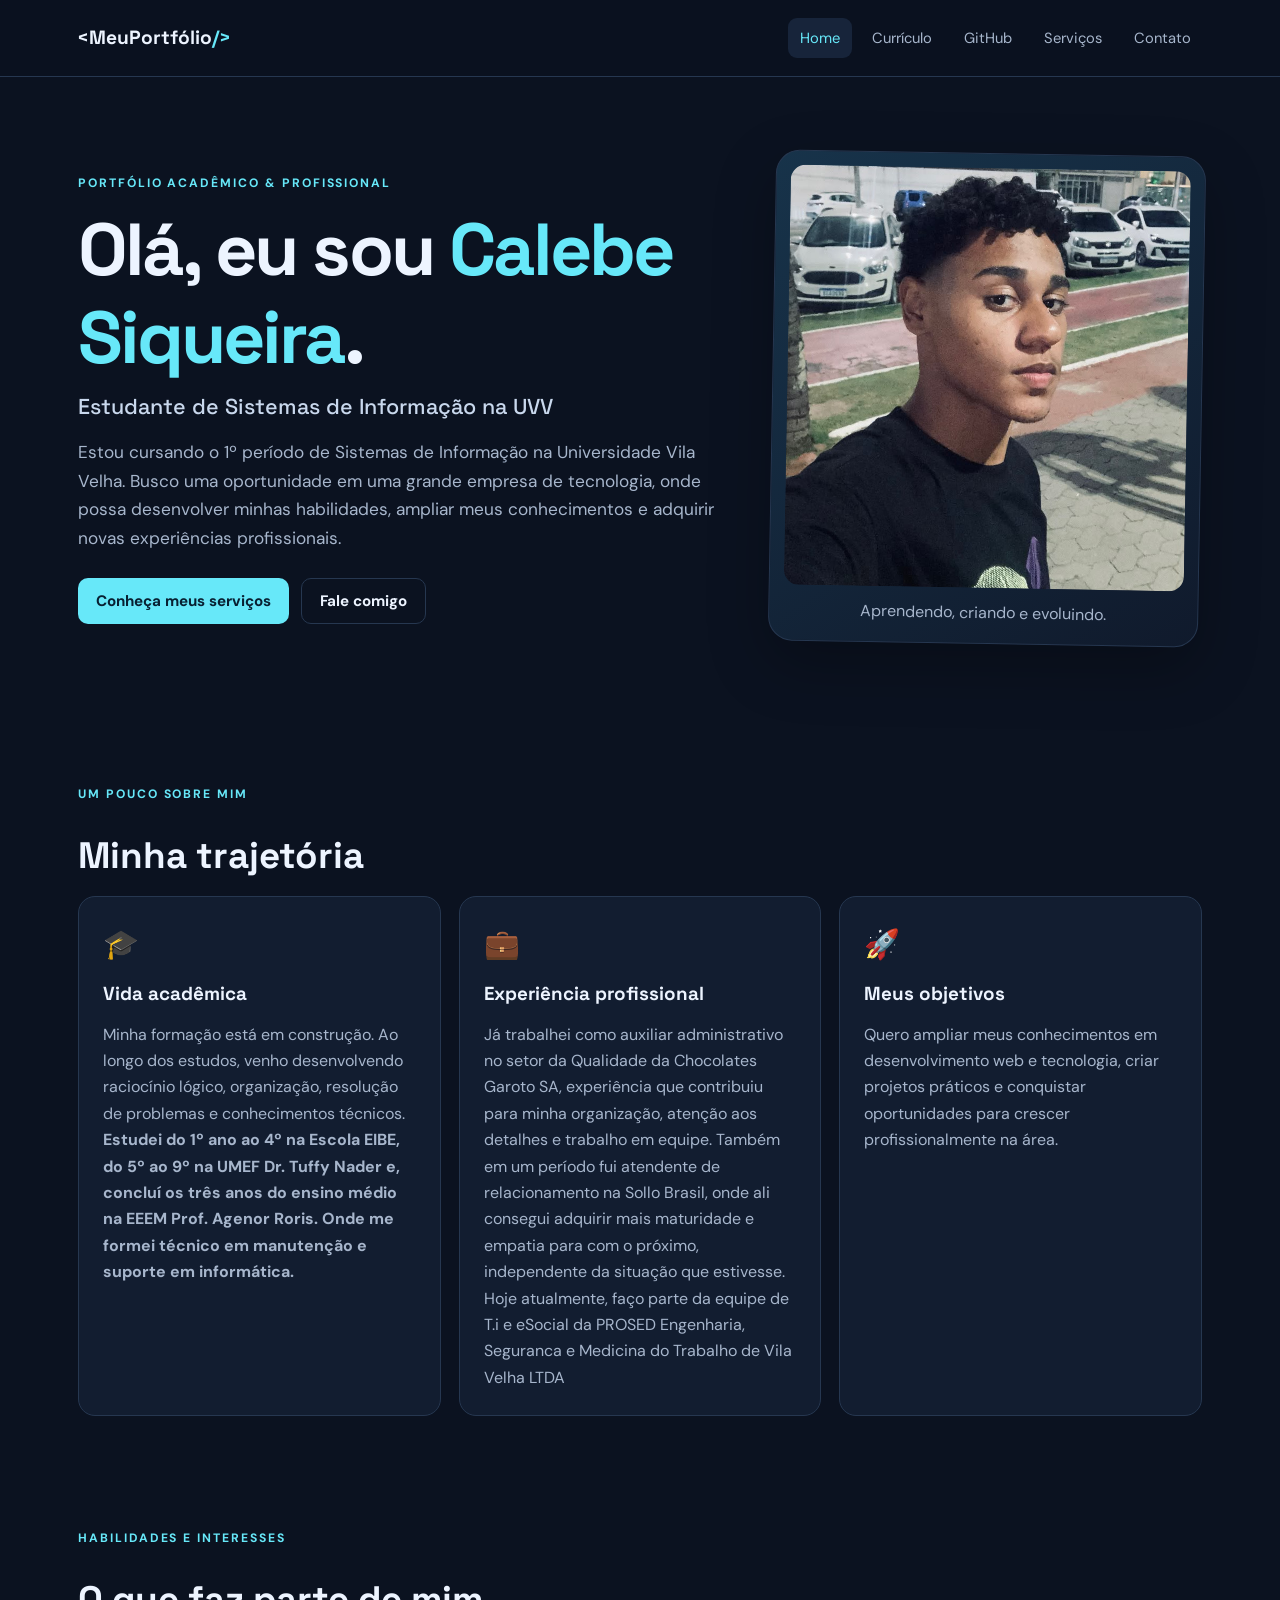
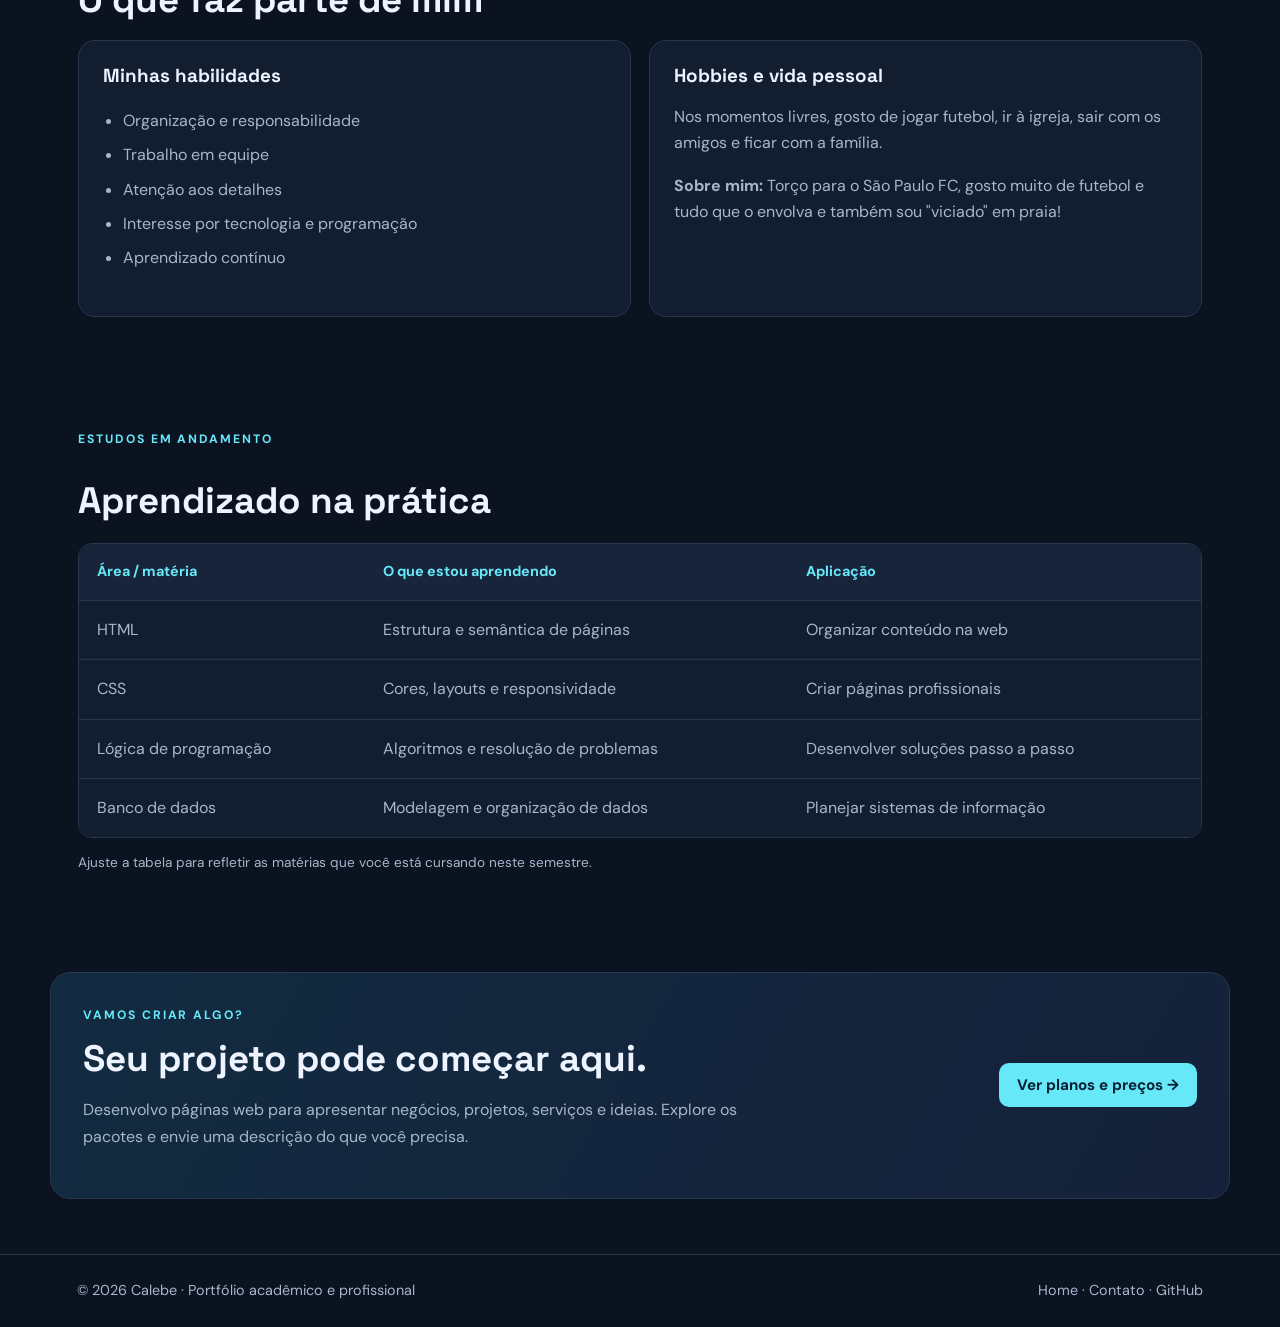
<file: meu-portfolio-main/index.html>
<!DOCTYPE html>
<html lang="pt-BR">
<head>
  <meta charset="UTF-8">
  <meta name="viewport" content="width=device-width, initial-scale=1.0">
  <meta name="description" content="Portfólio acadêmico e profissional e serviços de desenvolvimento web.">
  <title>Meu Portfólio | Desenvolvedor Web</title>
  <link rel="stylesheet" href="style.css">
</head>
<body>
<header class="topo">
  <a class="logo" href="index.html">&lt;MeuPortfólio<span>/&gt;</span></a>
  <nav aria-label="Menu principal">
    <a class="ativo" href="index.html">Home</a>
    <a href="curriculo.html">Currículo</a>
    <a href="github.html">GitHub</a>
    <a href="servicos.html">Serviços</a>
    <a href="contato.html">Contato</a>
  </nav>
</header>
<main>
  <section class="hero">
    <div class="hero-texto">
<p class="sobretitulo">PORTFÓLIO ACADÊMICO &amp; PROFISSIONAL</p>
<h1>Olá, eu sou <span>Calebe Siqueira</span>.</h1>
<h2>Estudante de Sistemas de Informação na UVV</h2>
<p>Estou cursando o 1º período de Sistemas de Informação na Universidade Vila Velha. Busco uma oportunidade em uma grande empresa de tecnologia, onde possa desenvolver minhas habilidades, ampliar meus conhecimentos e adquirir novas experiências profissionais.</p></p>
      <div class="botoes">
        <a class="botao" href="servicos.html">Conheça meus serviços</a>
        <a class="botao secundario" href="contato.html">Fale comigo</a>
      </div>
    </div>
    <div class="foto-perfil">
      <!-- Troque perfil.jpg por uma foto sua. -->
      <img src="assets/calebinhogamer.jpeg" alt="Foto">
      <p>Aprendendo, criando e evoluindo.</p>
    </div>
  </section>

  <section class="secao">
    <p class="sobretitulo">UM POUCO SOBRE MIM</p>
    <h2>Minha trajetória</h2>
    <div class="grade tres">
      <article class="cartao"><div class="icone">🎓</div><h3>Vida acadêmica</h3><p>Minha formação está em construção. Ao longo dos estudos, venho desenvolvendo raciocínio lógico, organização, resolução de problemas e conhecimentos técnicos. <strong>Estudei do 1º ano ao 4º na Escola EIBE, do 5º ao 9º na UMEF Dr. Tuffy Nader e, concluí os três anos do ensino médio na EEEM Prof. Agenor Roris. Onde me formei técnico em manutenção e suporte em informática.</strong></p></article>
      <article class="cartao"><div class="icone">💼</div><h3>Experiência profissional</h3><p>Já trabalhei como auxiliar administrativo no setor da Qualidade da Chocolates Garoto SA, experiência que contribuiu para minha organização, atenção aos detalhes e trabalho em equipe. Também em um período fui atendente de relacionamento na Sollo Brasil, onde ali consegui adquirir mais maturidade e empatia para com o próximo, independente da situação que estivesse. Hoje atualmente, faço parte da equipe de T.i e eSocial da PROSED Engenharia, Seguranca e Medicina do Trabalho de Vila Velha LTDA </p></article>
      <article class="cartao"><div class="icone">🚀</div><h3>Meus objetivos</h3><p>Quero ampliar meus conhecimentos em desenvolvimento web e tecnologia, criar projetos práticos e conquistar oportunidades para crescer profissionalmente na área.</p></article>
    </div>
  </section>

  <section class="secao">
    <p class="sobretitulo">HABILIDADES E INTERESSES</p>
    <h2>O que faz parte de mim</h2>
    <div class="grade dois">
      <article class="cartao"><h3>Minhas habilidades</h3><ul class="lista"><li>Organização e responsabilidade</li><li>Trabalho em equipe</li><li>Atenção aos detalhes</li><li>Interesse por tecnologia e programação</li><li>Aprendizado contínuo</li></ul></article>
      <article class="cartao"><h3>Hobbies e vida pessoal</h3><p>Nos momentos livres, gosto de jogar futebol, ir à igreja, sair com os amigos e ficar com a família.</p><p><strong>Sobre mim:</strong> Torço para o São Paulo FC, gosto muito de futebol e tudo que o envolva e também sou "viciado" em praia!</p></article>
    </div>
  </section>

  <section class="secao">
    <p class="sobretitulo">ESTUDOS EM ANDAMENTO</p>
    <h2>Aprendizado na prática</h2>
    <div class="tabela-wrap"><table><thead><tr><th>Área / matéria</th><th>O que estou aprendendo</th><th>Aplicação</th></tr></thead><tbody>
      <tr><td>HTML</td><td>Estrutura e semântica de páginas</td><td>Organizar conteúdo na web</td></tr>
      <tr><td>CSS</td><td>Cores, layouts e responsividade</td><td>Criar páginas profissionais</td></tr>
      <tr><td>Lógica de programação</td><td>Algoritmos e resolução de problemas</td><td>Desenvolver soluções passo a passo</td></tr>
      <tr><td>Banco de dados</td><td>Modelagem e organização de dados</td><td>Planejar sistemas de informação</td></tr>
    </tbody></table></div>
    <p class="nota">Ajuste a tabela para refletir as matérias que você está cursando neste semestre.</p>
  </section>

  <section class="secao destaque">
    <div><p class="sobretitulo">VAMOS CRIAR ALGO?</p><h2>Seu projeto pode começar aqui.</h2><p>Desenvolvo páginas web para apresentar negócios, projetos, serviços e ideias. Explore os pacotes e envie uma descrição do que você precisa.</p></div>
    <a class="botao" href="servicos.html">Ver planos e preços →</a>
  </section>
</main>
<footer><p>© 2026 Calebe · Portfólio acadêmico e profissional</p><p><a href="index.html">Home</a> · <a href="contato.html">Contato</a> · <a href="github.html">GitHub</a></p></footer>
</body>
</html>
</file>
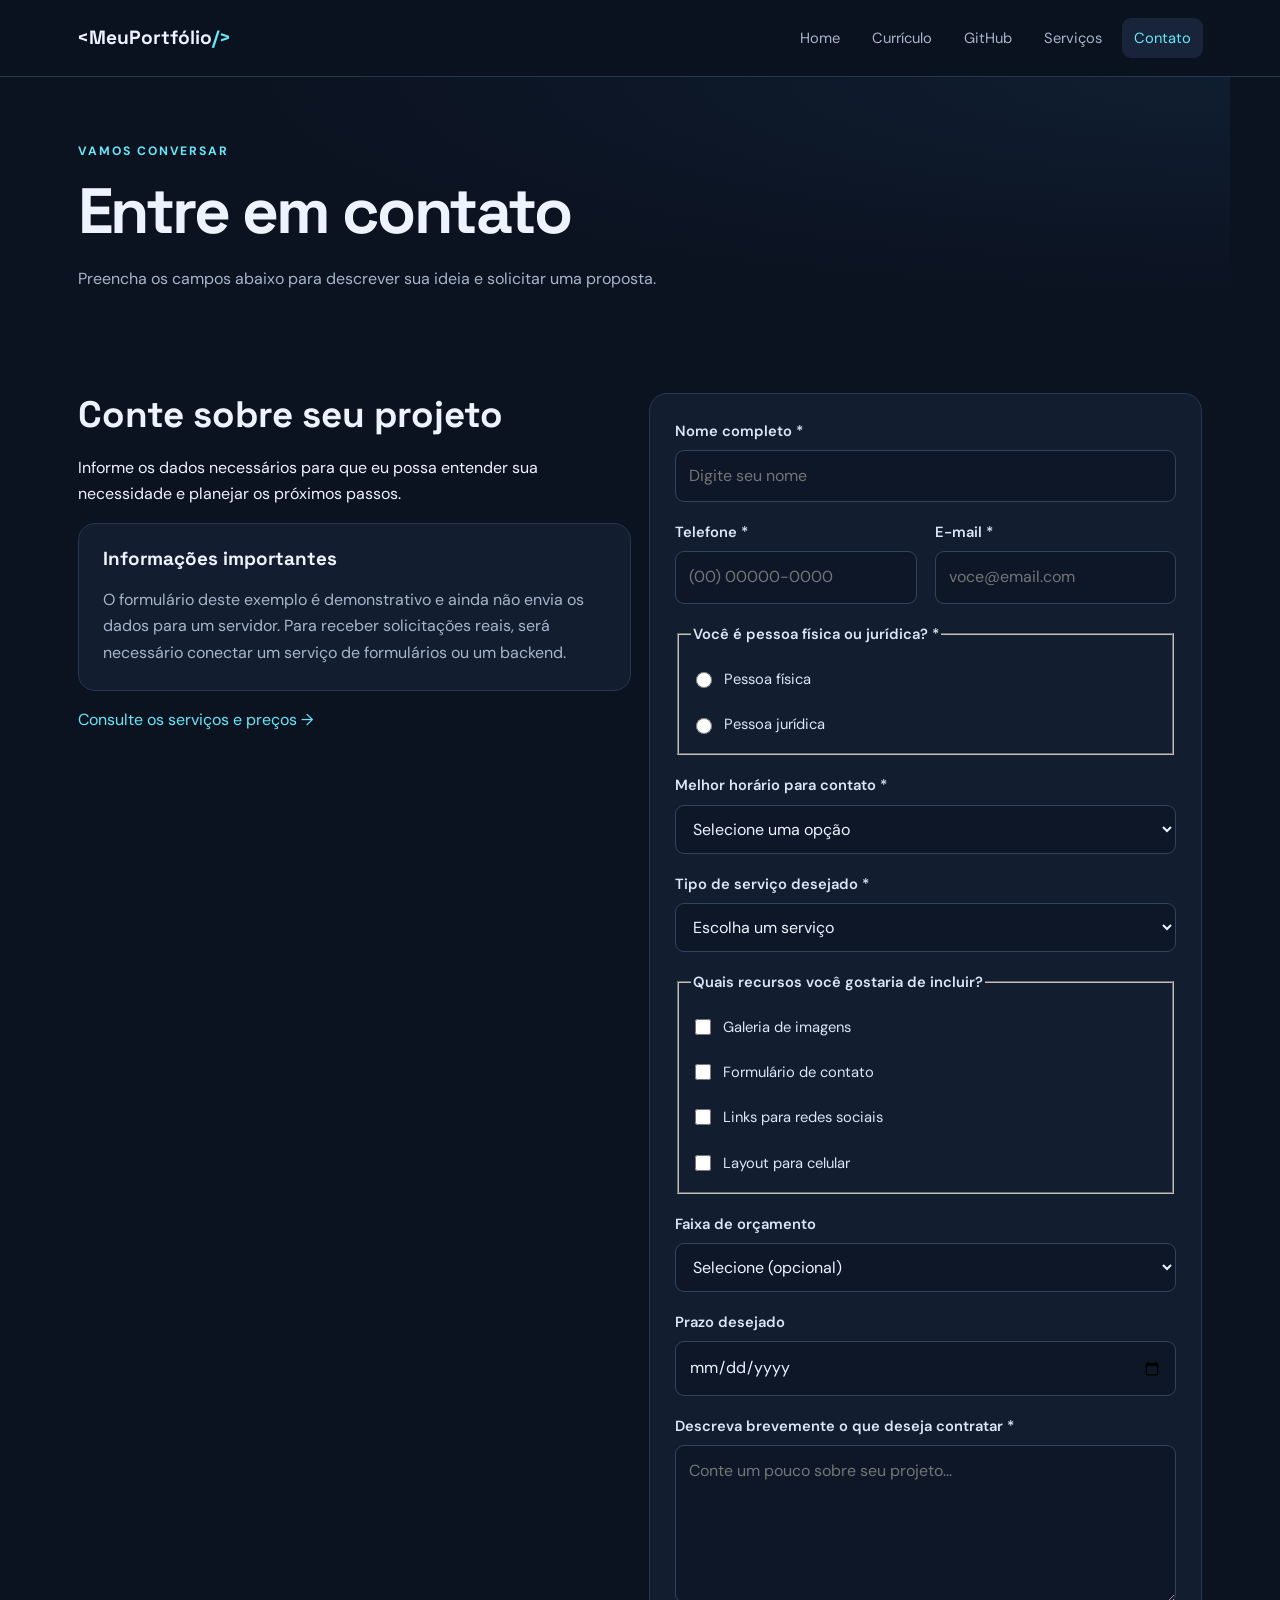
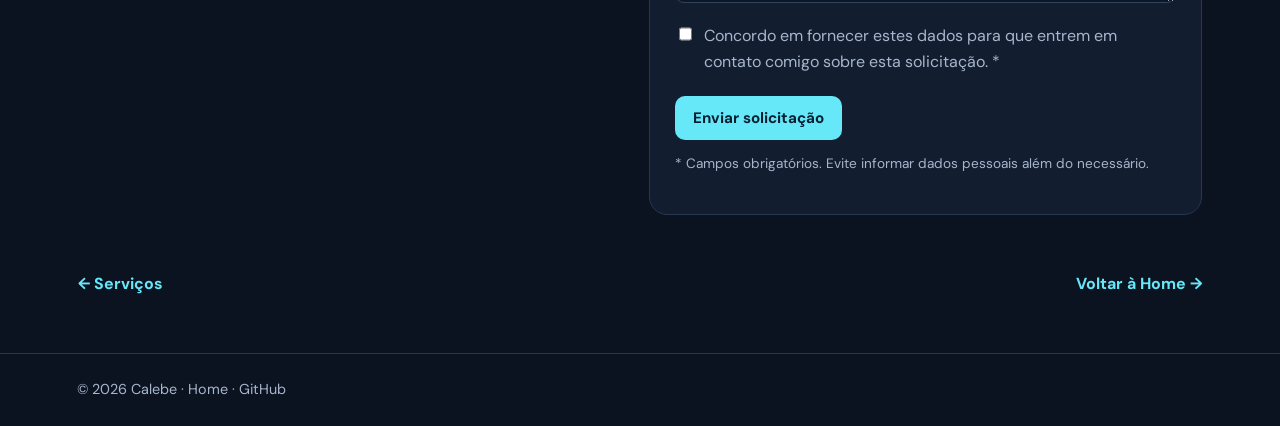
<file: contato.html>
<!DOCTYPE html>
<html lang="pt-BR">
<head><meta charset="UTF-8"><meta name="viewport" content="width=device-width, initial-scale=1.0"><title>Contato | Meu Portfólio</title><link rel="stylesheet" href="style.css"></head>
<body>
<header class="topo"><a class="logo" href="index.html">&lt;MeuPortfólio<span>/&gt;</span></a><nav aria-label="Menu principal"><a href="index.html">Home</a><a href="curriculo.html">Currículo</a><a href="github.html">GitHub</a><a href="servicos.html">Serviços</a><a class="ativo" href="contato.html">Contato</a></nav></header>
<main class="pagina">
  <section class="cabecalho-pagina"><p class="sobretitulo">VAMOS CONVERSAR</p><h1>Entre em contato</h1><p>Preencha os campos abaixo para descrever sua ideia e solicitar uma proposta.</p></section>
  <section class="secao grade dois contato-grade">
    <div><h2>Conte sobre seu projeto</h2><p>Informe os dados necessários para que eu possa entender sua necessidade e planejar os próximos passos.</p><div class="cartao"><h3>Informações importantes</h3><p>O formulário deste exemplo é demonstrativo e ainda não envia os dados para um servidor. Para receber solicitações reais, será necessário conectar um serviço de formulários ou um backend.</p></div><p><a href="servicos.html">Consulte os serviços e preços →</a></p></div>
    <form class="formulario" action="#" method="post" onsubmit="event.preventDefault(); document.getElementById('mensagem').hidden=false;">
      <div class="campo"><label for="nome">Nome completo *</label><input type="text" id="nome" name="nome" placeholder="Digite seu nome" autocomplete="name" required></div>
      <div class="grade dois campos-curtos">
        <div class="campo"><label for="telefone">Telefone *</label><input type="tel" id="telefone" name="telefone" placeholder="(00) 00000-0000" autocomplete="tel" required></div>
        <div class="campo"><label for="email">E-mail *</label><input type="email" id="email" name="email" placeholder="voce@email.com" autocomplete="email" required></div>
      </div>
      <fieldset class="campo"><legend>Você é pessoa física ou jurídica? *</legend><label class="opcao"><input type="radio" name="tipo_cliente" value="Pessoa física" required> Pessoa física</label><label class="opcao"><input type="radio" name="tipo_cliente" value="Pessoa jurídica"> Pessoa jurídica</label></fieldset>
      <div class="campo"><label for="horario">Melhor horário para contato *</label><select id="horario" name="horario" required><option value="">Selecione uma opção</option><option>Manhã (8h às 12h)</option><option>Tarde (12h às 18h)</option><option>Noite (18h às 21h)</option><option>Qualquer horário</option></select></div>
      <div class="campo"><label for="servico">Tipo de serviço desejado *</label><select id="servico" name="servico" required><option value="">Escolha um serviço</option><option>Landing page</option><option>Site estático HTML e CSS</option><option>Site dinâmico</option><option>Site avançado</option><option>Manutenção ou atualização</option><option>Outro</option></select></div>
      <fieldset class="campo"><legend>Quais recursos você gostaria de incluir?</legend><label class="opcao"><input type="checkbox" name="recursos" value="Galeria"> Galeria de imagens</label><label class="opcao"><input type="checkbox" name="recursos" value="Formulário"> Formulário de contato</label><label class="opcao"><input type="checkbox" name="recursos" value="Redes sociais"> Links para redes sociais</label><label class="opcao"><input type="checkbox" name="recursos" value="Responsivo"> Layout para celular</label></fieldset>
      <div class="campo"><label for="orcamento">Faixa de orçamento</label><select id="orcamento" name="orcamento"><option value="">Selecione (opcional)</option><option>Até R$ 400</option><option>R$ 400 a R$ 900</option><option>R$ 900 a R$ 1.800</option><option>Acima de R$ 1.800</option><option>Preciso de orientação</option></select></div>
      <div class="campo"><label for="prazo">Prazo desejado</label><input type="date" id="prazo" name="prazo"></div>
      <div class="campo"><label for="descricao">Descreva brevemente o que deseja contratar *</label><textarea id="descricao" name="descricao" rows="5" placeholder="Conte um pouco sobre seu projeto..." required></textarea></div>
      <label class="opcao concordancia"><input type="checkbox" name="consentimento" required> Concordo em fornecer estes dados para que entrem em contato comigo sobre esta solicitação. *</label>
      <button class="botao" type="submit">Enviar solicitação</button>
      <p id="mensagem" class="sucesso" hidden>Formulário validado! Este é um protótipo acadêmico; os dados não foram enviados.</p>
      <p class="nota">* Campos obrigatórios. Evite informar dados pessoais além do necessário.</p>
    </form>
  </section>
  <div class="navegacao-paginas"><a href="servicos.html">← Serviços</a><a href="index.html">Voltar à Home →</a></div>
</main>
<footer><p>© 2026 Calebe · <a href="index.html">Home</a> · <a href="github.html">GitHub</a></p></footer>
</body></html>
</file>
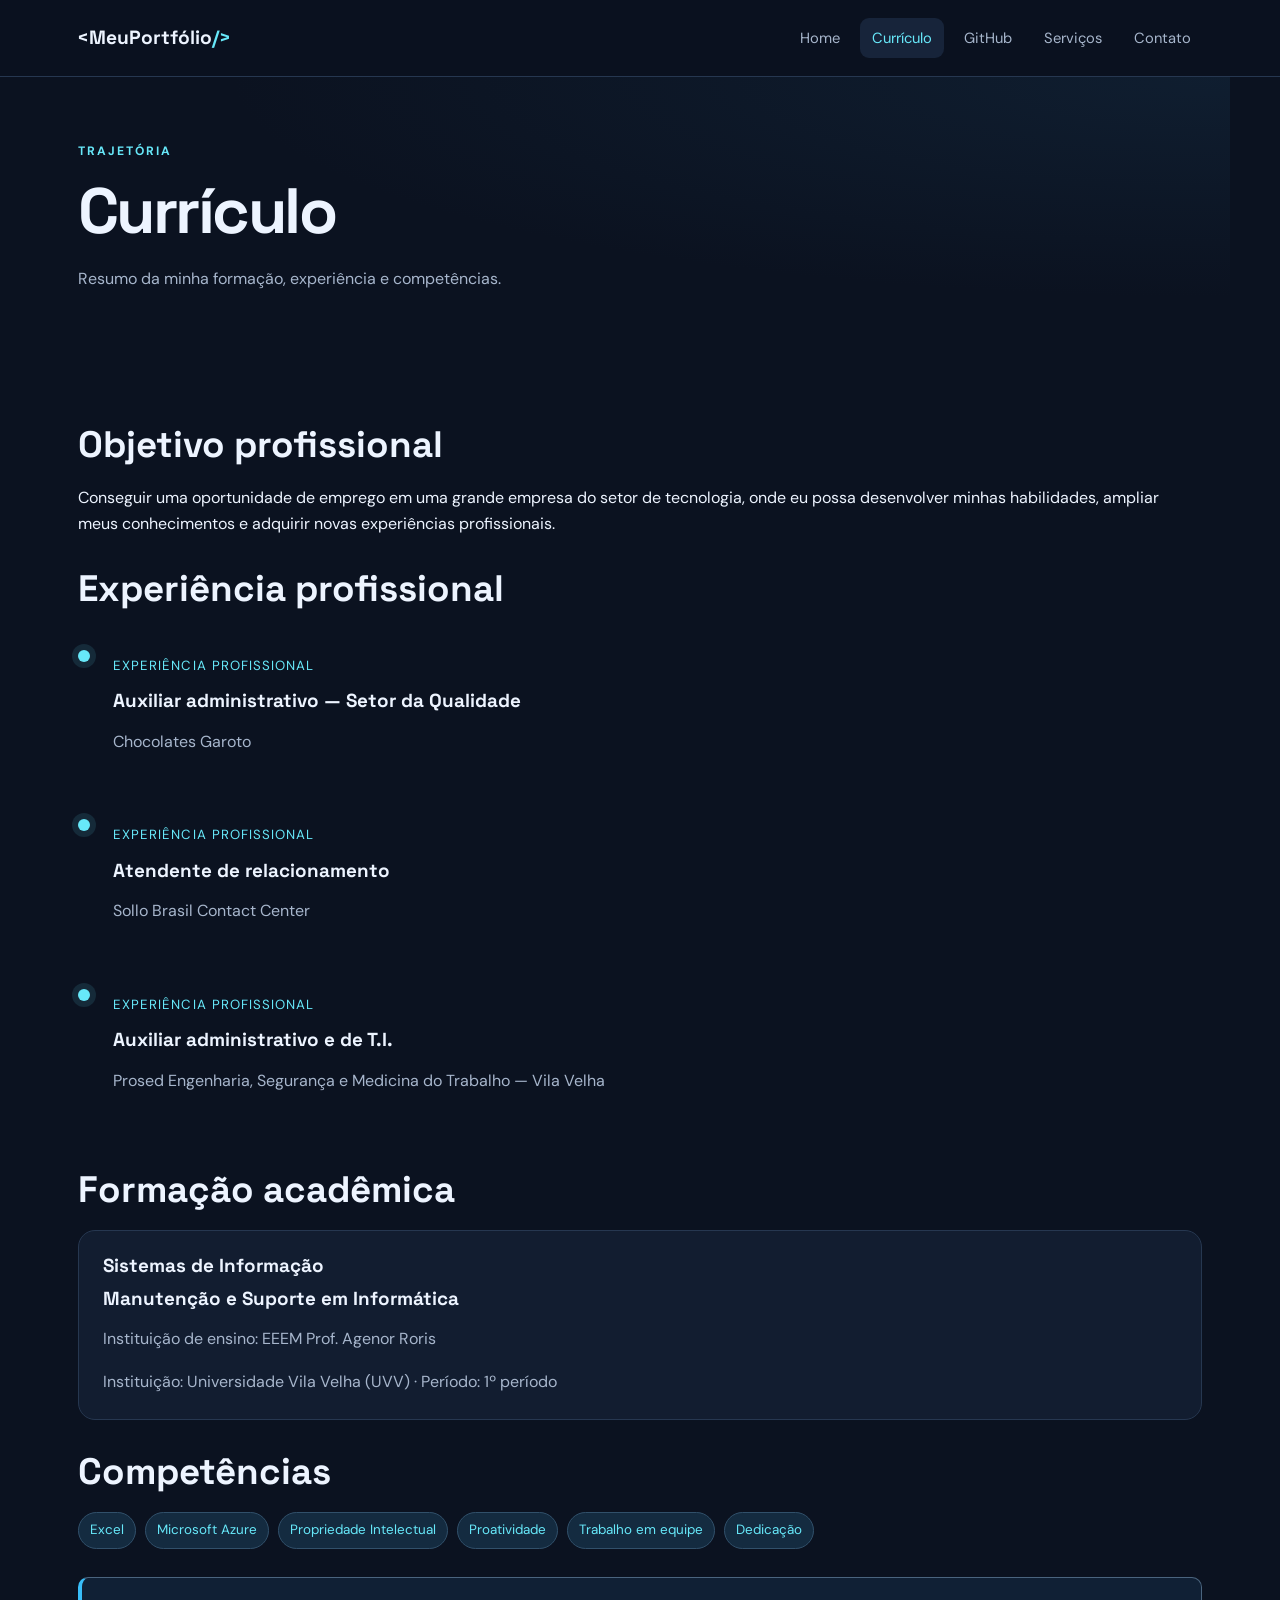
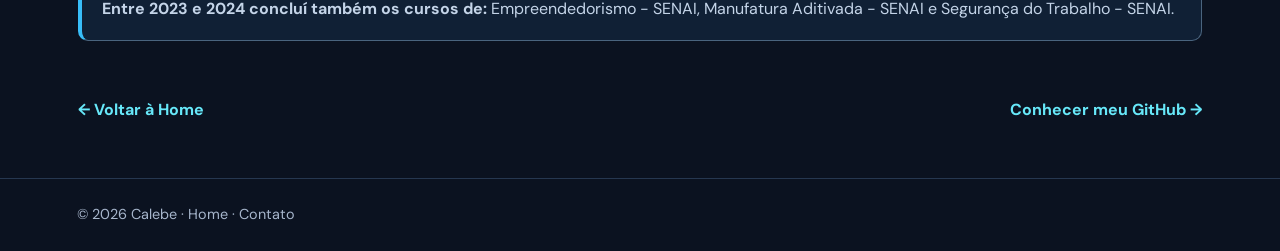
<file: curriculo.html>
<!DOCTYPE html>
<html lang="pt-BR">
<head><meta charset="UTF-8"><meta name="viewport" content="width=device-width, initial-scale=1.0"><title>Currículo | Meu Portfólio</title><link rel="stylesheet" href="style.css"></head>
<body>
<header class="topo"><a class="logo" href="index.html">&lt;MeuPortfólio<span>/&gt;</span></a><nav aria-label="Menu principal"><a href="index.html">Home</a><a class="ativo" href="curriculo.html">Currículo</a><a href="github.html">GitHub</a><a href="servicos.html">Serviços</a><a href="contato.html">Contato</a></nav></header>
<main class="pagina">
  <section class="cabecalho-pagina"><p class="sobretitulo">TRAJETÓRIA</p><h1>Currículo</h1><p>Resumo da minha formação, experiência e competências.</p></section>
  <section class="secao">
<h2>Objetivo profissional</h2>
<p>Conseguir uma oportunidade de emprego em uma grande empresa do setor de tecnologia, onde eu possa desenvolver minhas habilidades, ampliar meus conhecimentos e adquirir novas experiências profissionais.</p>

<h2>Experiência profissional</h2>

<article class="linha-tempo">
  <span class="ponto"></span>
  <div>
    <p class="data">Experiência profissional</p>
    <h3>Auxiliar administrativo — Setor da Qualidade</h3>
    <p>Chocolates Garoto</p>
  </div>
</article>

<article class="linha-tempo">
  <span class="ponto"></span>
  <div>
    <p class="data">Experiência profissional</p>
    <h3>Atendente de relacionamento</h3>
    <p>Sollo Brasil Contact Center</p>
  </div>
</article>

<article class="linha-tempo">
  <span class="ponto"></span>
  <div>
    <p class="data">Experiência profissional</p>
    <h3>Auxiliar administrativo e de T.I.</h3>
    <p>Prosed Engenharia, Segurança e Medicina do Trabalho — Vila Velha</p>
  </div>
</article>

<h2>Formação acadêmica</h2>
<article class="cartao">
  <h3>Sistemas de Informação</h3>
  <h3>Manutenção e Suporte em Informática</h3>
  <p>Instituição de ensino: EEEM Prof. Agenor Roris
  <p>Instituição: Universidade Vila Velha (UVV) · Período: 1º período</p>
</article>

<h2>Competências</h2>
<div class="etiquetas">
  <span>Excel</span>
  <span>Microsoft Azure</span>
  <span>Propriedade Intelectual</span>
  <span>Proatividade</span>
  <span>Trabalho em equipe</span>
  <span>Dedicação</span>
</div>
    <div class="aviso"><strong>Entre 2023 e 2024 concluí também os cursos de:</strong> Empreendedorismo - SENAI, Manufatura Aditivada - SENAI e Segurança do Trabalho - SENAI.</div>
  </section>
  <div class="navegacao-paginas"><a href="index.html">← Voltar à Home</a><a href="github.html">Conhecer meu GitHub →</a></div>
</main>
<footer><p>© 2026 Calebe · <a href="index.html">Home</a> · <a href="contato.html">Contato</a></p></footer>
</body></html>
</file>
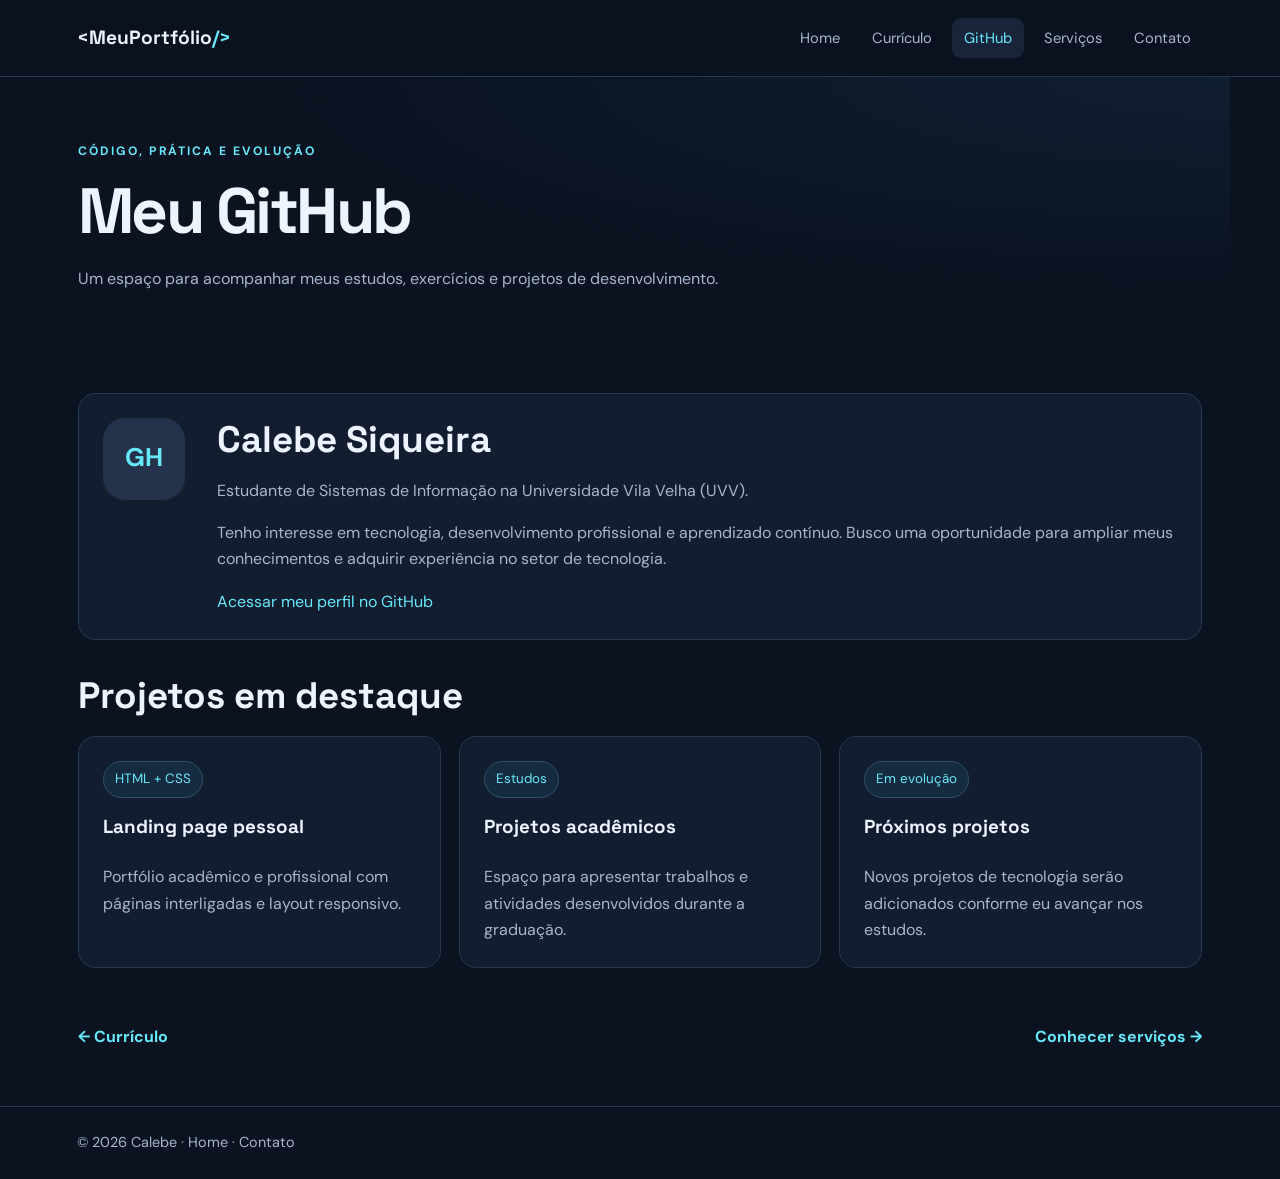
<file: github.html>
<!DOCTYPE html>
<html lang="pt-BR">
<head><meta charset="UTF-8"><meta name="viewport" content="width=device-width, initial-scale=1.0"><title>GitHub | Meu Portfólio</title><link rel="stylesheet" href="style.css"></head>
<body>
<header class="topo"><a class="logo" href="index.html">&lt;MeuPortfólio<span>/&gt;</span></a><nav aria-label="Menu principal"><a href="index.html">Home</a><a href="curriculo.html">Currículo</a><a class="ativo" href="github.html">GitHub</a><a href="servicos.html">Serviços</a><a href="contato.html">Contato</a></nav></header>
<main class="pagina">
  <section class="cabecalho-pagina"><p class="sobretitulo">CÓDIGO, PRÁTICA E EVOLUÇÃO</p><h1>Meu GitHub</h1><p>Um espaço para acompanhar meus estudos, exercícios e projetos de desenvolvimento.</p></section>
  <section class="secao">
<div class="perfil-github cartao">
  <div class="github-mark">GH</div>
  <div>
    <h2>Calebe Siqueira</h2>
    <p>Estudante de Sistemas de Informação na Universidade Vila Velha (UVV).</p>
    <p>Tenho interesse em tecnologia, desenvolvimento profissional e aprendizado contínuo. Busco uma oportunidade para ampliar meus conhecimentos e adquirir experiência no setor de tecnologia.</p>
    <p><a href="https://github.com/siqscalebe" target="_blank" rel="noopener noreferrer">Acessar meu perfil no GitHub</a></p>
  </div>
</div>
<h2>Projetos em destaque</h2>
<div class="grade tres">
  <article class="cartao projeto">
    <span class="tag">HTML + CSS</span>
    <h3>Landing page pessoal</h3>
    <p>Portfólio acadêmico e profissional com páginas interligadas e layout responsivo.</p>
  </article>
  <article class="cartao projeto">
    <span class="tag">Estudos</span>
    <h3>Projetos acadêmicos</h3>
    <p>Espaço para apresentar trabalhos e atividades desenvolvidos durante a graduação.</p>
  </article>
  <article class="cartao projeto">
    <span class="tag">Em evolução</span>
    <h3>Próximos projetos</h3>
    <p>Novos projetos de tecnologia serão adicionados conforme eu avançar nos estudos.</p>
  </article>
</div>
    </div>
  </section>
  <div class="navegacao-paginas"><a href="curriculo.html">← Currículo</a><a href="servicos.html">Conhecer serviços →</a></div>
</main>
<footer><p>© 2026 Calebe · <a href="index.html">Home</a> · <a href="contato.html">Contato</a></p></footer>
</body></html>
</file>
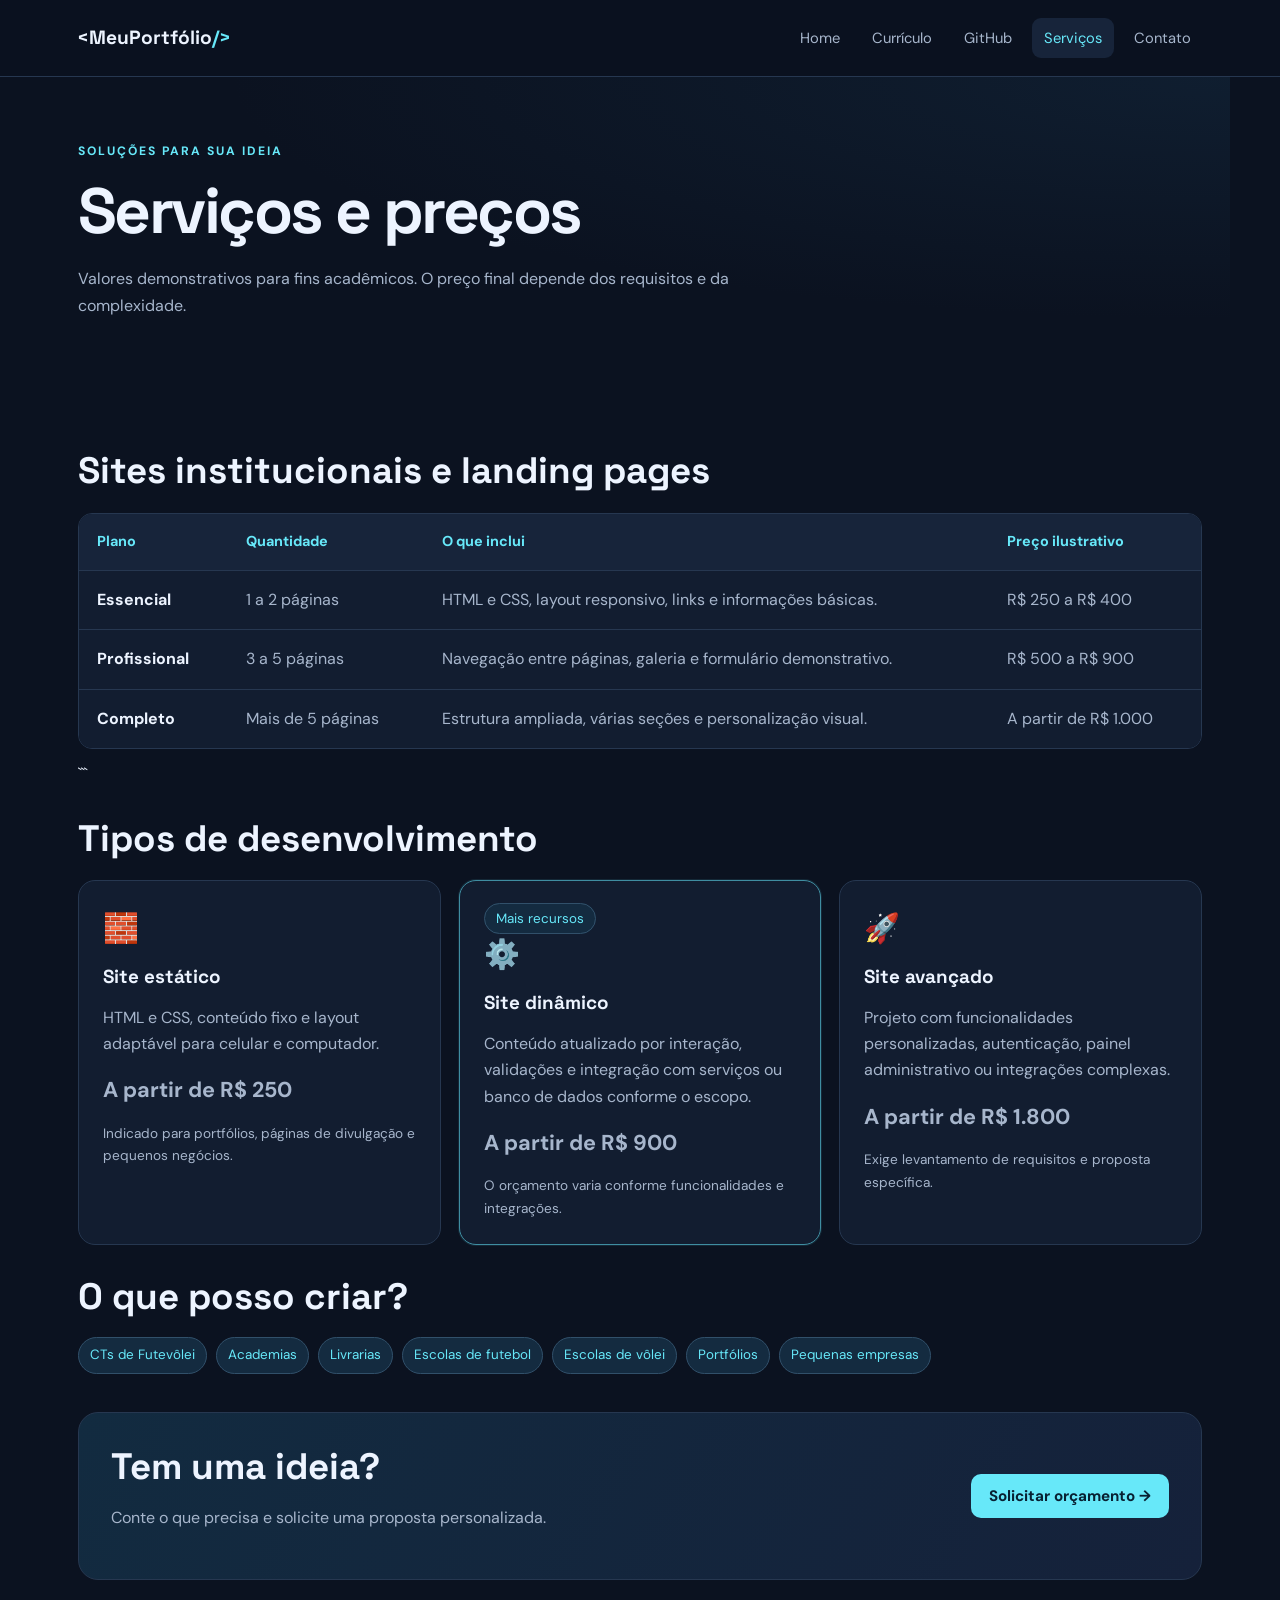
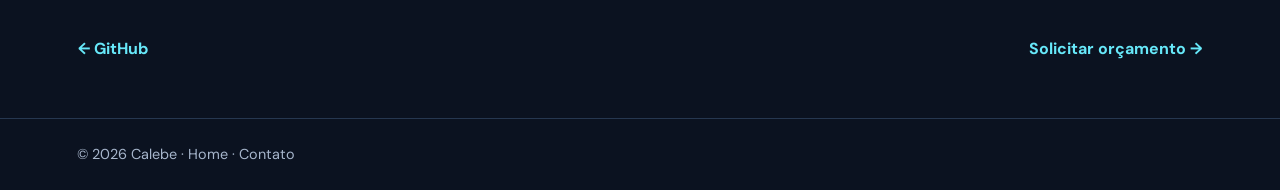
<file: servicos.html>
<!DOCTYPE html>
<html lang="pt-BR">
<head><meta charset="UTF-8"><meta name="viewport" content="width=device-width, initial-scale=1.0"><title>Serviços | Meu Portfólio</title><link rel="stylesheet" href="style.css"></head>
<body>
<header class="topo"><a class="logo" href="index.html">&lt;MeuPortfólio<span>/&gt;</span></a><nav aria-label="Menu principal"><a href="index.html">Home</a><a href="curriculo.html">Currículo</a><a href="github.html">GitHub</a><a class="ativo" href="servicos.html">Serviços</a><a href="contato.html">Contato</a></nav></header>
<main class="pagina">
  <section class="cabecalho-pagina"><p class="sobretitulo">SOLUÇÕES PARA SUA IDEIA</p><h1>Serviços e preços</h1><p>Valores demonstrativos para fins acadêmicos. O preço final depende dos requisitos e da complexidade.</p></section>
  <section class="secao">
    <h2>Sites institucionais e landing pages</h2>
<div class="tabela-wrap">
  <table>
    <thead>
      <tr>
        <th>Plano</th>
        <th>Quantidade</th>
        <th>O que inclui</th>
        <th>Preço ilustrativo</th>
      </tr>
    </thead>
    <tbody>
      <tr>
        <td><strong>Essencial</strong></td>
        <td>1 a 2 páginas</td>
        <td>HTML e CSS, layout responsivo, links e informações básicas.</td>
        <td>R$ 250 a R$ 400</td>
      </tr>
      <tr>
        <td><strong>Profissional</strong></td>
        <td>3 a 5 páginas</td>
        <td>Navegação entre páginas, galeria e formulário demonstrativo.</td>
        <td>R$ 500 a R$ 900</td>
      </tr>
      <tr>
        <td><strong>Completo</strong></td>
        <td>Mais de 5 páginas</td>
        <td>Estrutura ampliada, várias seções e personalização visual.</td>
        <td>A partir de R$ 1.000</td>
      </tr>
    </tbody>
  </table>
</div>
```
    </tbody></table></div>
    <h2>Tipos de desenvolvimento</h2>
    <div class="grade tres">
      <article class="cartao"><div class="icone">🧱</div><h3>Site estático</h3><p>HTML e CSS, conteúdo fixo e layout adaptável para celular e computador.</p><p class="preco grande">A partir de R$ 250</p><p class="nota">Indicado para portfólios, páginas de divulgação e pequenos negócios.</p></article>
      <article class="cartao popular"><span class="tag">Mais recursos</span><div class="icone">⚙️</div><h3>Site dinâmico</h3><p>Conteúdo atualizado por interação, validações e integração com serviços ou banco de dados conforme o escopo.</p><p class="preco grande">A partir de R$ 900</p><p class="nota">O orçamento varia conforme funcionalidades e integrações.</p></article>
      <article class="cartao"><div class="icone">🚀</div><h3>Site avançado</h3><p>Projeto com funcionalidades personalizadas, autenticação, painel administrativo ou integrações complexas.</p><p class="preco grande">A partir de R$ 1.800</p><p class="nota">Exige levantamento de requisitos e proposta específica.</p></article>
    </div>
    <h2>O que posso criar?</h2>
    <div class="etiquetas"><span>CTs de Futevôlei</span><span>Academias</span><span>Livrarias</span><span>Escolas de futebol</span><span>Escolas de vôlei</span><span>Portfólios</span><span>Pequenas empresas</span></div>
    <div class="destaque faixa"><div><h2>Tem uma ideia?</h2><p>Conte o que precisa e solicite uma proposta personalizada.</p></div><a class="botao" href="contato.html">Solicitar orçamento →</a></div>
  </section>
  <div class="navegacao-paginas"><a href="github.html">← GitHub</a><a href="contato.html">Solicitar orçamento →</a></div>
</main>
<footer><p>© 2026 Calebe · <a href="index.html">Home</a> · <a href="contato.html">Contato</a></p></footer>
</body></html>
</file>
<file: meu-portfolio-main/style.css>
@import url('https://fonts.googleapis.com/css2?family=DM+Sans:wght@400;500;600;700&family=Space+Grotesk:wght@400;500;600;700&display=swap');
:root{--fundo:#0b1220;--painel:#121d30;--painel2:#17243a;--texto:#edf4ff;--suave:#a7b6cc;--azul:#67e8f9;--azul2:#38bdf8;--borda:#263750;--verde:#9ef0c3}
*{box-sizing:border-box}
html{scroll-behavior:smooth}
body{margin:0;background:var(--fundo);color:var(--texto);font-family:'DM Sans',sans-serif;line-height:1.65}
a{color:var(--azul);text-decoration:none}
a:hover{color:#fff}
.topo{display:flex;align-items:center;justify-content:space-between;gap:24px;padding:18px clamp(18px,6vw,90px);border-bottom:1px solid var(--borda);background:rgba(11,18,32,.96);position:sticky;top:0;z-index:10}
.logo{font-family:'Space Grotesk',sans-serif;font-size:1.2rem;font-weight:700;color:var(--texto);white-space:nowrap}.logo span{color:var(--azul)}
nav{display:flex;gap:8px;flex-wrap:wrap;justify-content:flex-end}nav a{color:var(--suave);padding:8px 12px;border-radius:9px;font-size:.92rem}nav a:hover,nav a.ativo{background:var(--painel2);color:var(--azul)}
.hero{display:grid;grid-template-columns:1.2fr .8fr;align-items:center;gap:50px;max-width:1180px;margin:auto;padding:76px 28px 84px;min-height:500px}
.sobretitulo{color:var(--azul);font-size:.76rem;font-weight:700;letter-spacing:.16em;margin:0 0 12px}
h1,h2,h3{font-family:'Space Grotesk',sans-serif;line-height:1.2;margin-top:0}h1{font-size:clamp(2.5rem,6vw,4.6rem);margin-bottom:10px;letter-spacing:-.04em}h1 span{color:var(--azul)}h2{font-size:clamp(1.6rem,3vw,2.3rem);margin-bottom:18px}h3{font-size:1.18rem;margin-bottom:10px}
.hero h2{font-size:1.35rem;color:#c9d8ed;font-weight:500;margin:12px 0 18px}.hero-texto>p:not(.sobretitulo){max-width:650px;color:var(--suave);font-size:1.08rem}
.foto-perfil{background:linear-gradient(145deg,#17334a,#101a2c);padding:14px;border:1px solid var(--borda);border-radius:24px;transform:rotate(1deg);box-shadow:0 22px 60px #0004}.foto-perfil img{width:100%;display:block;aspect-ratio:4/4.2;object-fit:cover;border-radius:15px}.foto-perfil p{text-align:center;color:var(--suave);margin:12px 0 3px}
.botoes{display:flex;gap:12px;flex-wrap:wrap;margin-top:26px}.botao{display:inline-flex;align-items:center;justify-content:center;background:var(--azul);color:#082032;border:0;border-radius:10px;padding:12px 18px;font:700 .95rem 'DM Sans',sans-serif;cursor:pointer;transition:.2s}.botao:hover{background:#b4f5ff;color:#082032;transform:translateY(-1px)}.botao.secundario{background:transparent;color:var(--texto);border:1px solid var(--borda)}.botao.secundario:hover{border-color:var(--azul)}
.secao{max-width:1180px;margin:auto;padding:56px 28px}.secao>h2{margin-top:30px}.grade{display:grid;gap:18px}.tres{grid-template-columns:repeat(3,minmax(0,1fr))}.dois{grid-template-columns:repeat(2,minmax(0,1fr))}
.cartao{background:var(--painel);border:1px solid var(--borda);padding:24px;border-radius:17px}.cartao p{color:var(--suave);margin-bottom:0}.icone{font-size:1.8rem;margin-bottom:14px}.lista{padding-left:20px;color:var(--suave)}.lista li{padding:4px 0}
.destaque{display:flex;justify-content:space-between;align-items:center;gap:24px;background:linear-gradient(120deg,#122b40,#15213a);border:1px solid var(--borda);border-radius:20px;margin-top:28px;margin-bottom:55px;padding:32px}.destaque p:not(.sobretitulo){color:var(--suave);max-width:680px}.destaque h2{margin-bottom:10px}.faixa{margin-top:38px;margin-bottom:0}
footer{border-top:1px solid var(--borda);padding:24px clamp(18px,6vw,90px);display:flex;justify-content:space-between;gap:16px;flex-wrap:wrap;color:var(--suave);font-size:.9rem}footer p{margin:0}footer a{color:var(--suave)}
.pagina{max-width:1180px;margin:auto;min-height:70vh}.cabecalho-pagina{padding:64px 28px 28px;background:radial-gradient(ellipse at top right,#18365055,transparent 60%)}.cabecalho-pagina h1{font-size:clamp(2.5rem,5vw,4rem)}.cabecalho-pagina>p:last-child{color:var(--suave);max-width:700px}
.linha-tempo{display:grid;grid-template-columns:20px 1fr;gap:15px;padding:12px 0 28px}.ponto{width:12px;height:12px;border-radius:50%;background:var(--azul);margin-top:8px;box-shadow:0 0 0 6px #67e8f91c}.linha-tempo p,.linha-tempo li{color:var(--suave)}.data{font-size:.83rem;color:var(--azul)!important;text-transform:uppercase;letter-spacing:.08em}
.tabela-wrap{overflow-x:auto;border:1px solid var(--borda);border-radius:14px;margin:20px 0 12px}table{width:100%;border-collapse:collapse;min-width:600px;background:var(--painel)}th,td{text-align:left;padding:16px 18px;border-bottom:1px solid var(--borda)}th{background:var(--painel2);color:var(--azul);font-size:.9rem}td{color:var(--suave)}tr:last-child td{border-bottom:0}td strong{color:var(--texto)}.preco{font-weight:700;color:var(--verde);white-space:nowrap}.grande{font-size:1.35rem;margin-top:16px!important}
.nota{font-size:.85rem;color:var(--suave)!important}.aviso{margin-top:28px;padding:18px 20px;border:1px solid #4a647e;border-left:4px solid var(--azul2);border-radius:10px;background:#102035;color:#c4d4e8}.etiquetas{display:flex;gap:9px;flex-wrap:wrap;margin:16px 0 28px}.etiquetas span,.tag{border:1px solid #31506a;background:#142b40;color:var(--azul);padding:6px 11px;border-radius:999px;font-size:.84rem}.perfil-github{display:grid;grid-template-columns:90px 1fr;gap:24px;align-items:start;margin-bottom:34px}.github-mark{width:82px;height:82px;border-radius:22px;background:#24334b;color:var(--azul);display:grid;place-items:center;font-weight:700;font-size:1.6rem}.perfil-github h2{margin-bottom:6px}.perfil-github .botao{margin-top:18px}.projeto{display:flex;flex-direction:column;align-items:flex-start}.projeto .tag{margin-bottom:18px}.projeto a{margin-top:18px;font-weight:700}.popular{border-color:#3f8da1;box-shadow:0 0 0 1px #67e8f91a}.popular .tag{margin-bottom:16px}
.contato-grade{align-items:start}.formulario{background:var(--painel);border:1px solid var(--borda);border-radius:18px;padding:25px}.campo{display:flex;flex-direction:column;gap:7px;margin-bottom:18px}.campo label,.campo legend{font-weight:600;font-size:.92rem;color:#dbe7f7}.campo input:not([type=checkbox]):not([type=radio]),.campo select,.campo textarea{width:100%;border:1px solid #31445e;background:#0d1727;color:var(--texto);border-radius:9px;padding:12px 13px;font:inherit;outline:none}.campo input:focus,.campo select:focus,.campo textarea:focus{border-color:var(--azul);box-shadow:0 0 0 3px #67e8f91c}.campo textarea{resize:vertical}.campo fieldset{border:0;padding:0}.campo legend{margin-bottom:8px}.opcao{display:flex;align-items:center;gap:9px;color:var(--suave);font-weight:400!important;margin:7px 0}.opcao input{accent-color:var(--azul);width:16px;height:16px}.concordancia{align-items:flex-start;margin:20px 0}.sucesso{padding:12px;background:#12352e;color:var(--verde);border-radius:8px}.navegacao-paginas{display:flex;justify-content:space-between;gap:20px;padding:0 28px 55px;font-weight:700}
@media(max-width:800px){.topo{align-items:flex-start;flex-direction:column;gap:10px;position:static}nav{justify-content:flex-start}nav a{padding:7px 9px}.hero{grid-template-columns:1fr;gap:30px;padding-top:48px}.foto-perfil{max-width:430px}.tres{grid-template-columns:1fr}.dois{grid-template-columns:1fr}.destaque{align-items:flex-start;flex-direction:column}.cabecalho-pagina{padding-top:42px}.secao{padding-top:38px;padding-bottom:38px}.campos-curtos{grid-template-columns:1fr}}
@media(max-width:440px){.logo{font-size:1.05rem}nav{gap:3px}nav a{font-size:.84rem}.hero{padding-left:20px;padding-right:20px}.secao,.cabecalho-pagina{padding-left:20px;padding-right:20px}.formulario{padding:18px}.perfil-github{grid-template-columns:1fr}.navegacao-paginas{padding-left:20px;padding-right:20px;font-size:.9rem}}
</file>
<file: style.css>
@import url('https://fonts.googleapis.com/css2?family=DM+Sans:wght@400;500;600;700&family=Space+Grotesk:wght@400;500;600;700&display=swap');
:root{--fundo:#0b1220;--painel:#121d30;--painel2:#17243a;--texto:#edf4ff;--suave:#a7b6cc;--azul:#67e8f9;--azul2:#38bdf8;--borda:#263750;--verde:#9ef0c3}
*{box-sizing:border-box}
html{scroll-behavior:smooth}
body{margin:0;background:var(--fundo);color:var(--texto);font-family:'DM Sans',sans-serif;line-height:1.65}
a{color:var(--azul);text-decoration:none}
a:hover{color:#fff}
.topo{display:flex;align-items:center;justify-content:space-between;gap:24px;padding:18px clamp(18px,6vw,90px);border-bottom:1px solid var(--borda);background:rgba(11,18,32,.96);position:sticky;top:0;z-index:10}
.logo{font-family:'Space Grotesk',sans-serif;font-size:1.2rem;font-weight:700;color:var(--texto);white-space:nowrap}.logo span{color:var(--azul)}
nav{display:flex;gap:8px;flex-wrap:wrap;justify-content:flex-end}nav a{color:var(--suave);padding:8px 12px;border-radius:9px;font-size:.92rem}nav a:hover,nav a.ativo{background:var(--painel2);color:var(--azul)}
.hero{display:grid;grid-template-columns:1.2fr .8fr;align-items:center;gap:50px;max-width:1180px;margin:auto;padding:76px 28px 84px;min-height:500px}
.sobretitulo{color:var(--azul);font-size:.76rem;font-weight:700;letter-spacing:.16em;margin:0 0 12px}
h1,h2,h3{font-family:'Space Grotesk',sans-serif;line-height:1.2;margin-top:0}h1{font-size:clamp(2.5rem,6vw,4.6rem);margin-bottom:10px;letter-spacing:-.04em}h1 span{color:var(--azul)}h2{font-size:clamp(1.6rem,3vw,2.3rem);margin-bottom:18px}h3{font-size:1.18rem;margin-bottom:10px}
.hero h2{font-size:1.35rem;color:#c9d8ed;font-weight:500;margin:12px 0 18px}.hero-texto>p:not(.sobretitulo){max-width:650px;color:var(--suave);font-size:1.08rem}
.foto-perfil{background:linear-gradient(145deg,#17334a,#101a2c);padding:14px;border:1px solid var(--borda);border-radius:24px;transform:rotate(1deg);box-shadow:0 22px 60px #0004}.foto-perfil img{width:100%;display:block;aspect-ratio:4/4.2;object-fit:cover;border-radius:15px}.foto-perfil p{text-align:center;color:var(--suave);margin:12px 0 3px}
.botoes{display:flex;gap:12px;flex-wrap:wrap;margin-top:26px}.botao{display:inline-flex;align-items:center;justify-content:center;background:var(--azul);color:#082032;border:0;border-radius:10px;padding:12px 18px;font:700 .95rem 'DM Sans',sans-serif;cursor:pointer;transition:.2s}.botao:hover{background:#b4f5ff;color:#082032;transform:translateY(-1px)}.botao.secundario{background:transparent;color:var(--texto);border:1px solid var(--borda)}.botao.secundario:hover{border-color:var(--azul)}
.secao{max-width:1180px;margin:auto;padding:56px 28px}.secao>h2{margin-top:30px}.grade{display:grid;gap:18px}.tres{grid-template-columns:repeat(3,minmax(0,1fr))}.dois{grid-template-columns:repeat(2,minmax(0,1fr))}
.cartao{background:var(--painel);border:1px solid var(--borda);padding:24px;border-radius:17px}.cartao p{color:var(--suave);margin-bottom:0}.icone{font-size:1.8rem;margin-bottom:14px}.lista{padding-left:20px;color:var(--suave)}.lista li{padding:4px 0}
.destaque{display:flex;justify-content:space-between;align-items:center;gap:24px;background:linear-gradient(120deg,#122b40,#15213a);border:1px solid var(--borda);border-radius:20px;margin-top:28px;margin-bottom:55px;padding:32px}.destaque p:not(.sobretitulo){color:var(--suave);max-width:680px}.destaque h2{margin-bottom:10px}.faixa{margin-top:38px;margin-bottom:0}
footer{border-top:1px solid var(--borda);padding:24px clamp(18px,6vw,90px);display:flex;justify-content:space-between;gap:16px;flex-wrap:wrap;color:var(--suave);font-size:.9rem}footer p{margin:0}footer a{color:var(--suave)}
.pagina{max-width:1180px;margin:auto;min-height:70vh}.cabecalho-pagina{padding:64px 28px 28px;background:radial-gradient(ellipse at top right,#18365055,transparent 60%)}.cabecalho-pagina h1{font-size:clamp(2.5rem,5vw,4rem)}.cabecalho-pagina>p:last-child{color:var(--suave);max-width:700px}
.linha-tempo{display:grid;grid-template-columns:20px 1fr;gap:15px;padding:12px 0 28px}.ponto{width:12px;height:12px;border-radius:50%;background:var(--azul);margin-top:8px;box-shadow:0 0 0 6px #67e8f91c}.linha-tempo p,.linha-tempo li{color:var(--suave)}.data{font-size:.83rem;color:var(--azul)!important;text-transform:uppercase;letter-spacing:.08em}
.tabela-wrap{overflow-x:auto;border:1px solid var(--borda);border-radius:14px;margin:20px 0 12px}table{width:100%;border-collapse:collapse;min-width:600px;background:var(--painel)}th,td{text-align:left;padding:16px 18px;border-bottom:1px solid var(--borda)}th{background:var(--painel2);color:var(--azul);font-size:.9rem}td{color:var(--suave)}tr:last-child td{border-bottom:0}td strong{color:var(--texto)}.preco{font-weight:700;color:var(--verde);white-space:nowrap}.grande{font-size:1.35rem;margin-top:16px!important}
.nota{font-size:.85rem;color:var(--suave)!important}.aviso{margin-top:28px;padding:18px 20px;border:1px solid #4a647e;border-left:4px solid var(--azul2);border-radius:10px;background:#102035;color:#c4d4e8}.etiquetas{display:flex;gap:9px;flex-wrap:wrap;margin:16px 0 28px}.etiquetas span,.tag{border:1px solid #31506a;background:#142b40;color:var(--azul);padding:6px 11px;border-radius:999px;font-size:.84rem}.perfil-github{display:grid;grid-template-columns:90px 1fr;gap:24px;align-items:start;margin-bottom:34px}.github-mark{width:82px;height:82px;border-radius:22px;background:#24334b;color:var(--azul);display:grid;place-items:center;font-weight:700;font-size:1.6rem}.perfil-github h2{margin-bottom:6px}.perfil-github .botao{margin-top:18px}.projeto{display:flex;flex-direction:column;align-items:flex-start}.projeto .tag{margin-bottom:18px}.projeto a{margin-top:18px;font-weight:700}.popular{border-color:#3f8da1;box-shadow:0 0 0 1px #67e8f91a}.popular .tag{margin-bottom:16px}
.contato-grade{align-items:start}.formulario{background:var(--painel);border:1px solid var(--borda);border-radius:18px;padding:25px}.campo{display:flex;flex-direction:column;gap:7px;margin-bottom:18px}.campo label,.campo legend{font-weight:600;font-size:.92rem;color:#dbe7f7}.campo input:not([type=checkbox]):not([type=radio]),.campo select,.campo textarea{width:100%;border:1px solid #31445e;background:#0d1727;color:var(--texto);border-radius:9px;padding:12px 13px;font:inherit;outline:none}.campo input:focus,.campo select:focus,.campo textarea:focus{border-color:var(--azul);box-shadow:0 0 0 3px #67e8f91c}.campo textarea{resize:vertical}.campo fieldset{border:0;padding:0}.campo legend{margin-bottom:8px}.opcao{display:flex;align-items:center;gap:9px;color:var(--suave);font-weight:400!important;margin:7px 0}.opcao input{accent-color:var(--azul);width:16px;height:16px}.concordancia{align-items:flex-start;margin:20px 0}.sucesso{padding:12px;background:#12352e;color:var(--verde);border-radius:8px}.navegacao-paginas{display:flex;justify-content:space-between;gap:20px;padding:0 28px 55px;font-weight:700}
@media(max-width:800px){.topo{align-items:flex-start;flex-direction:column;gap:10px;position:static}nav{justify-content:flex-start}nav a{padding:7px 9px}.hero{grid-template-columns:1fr;gap:30px;padding-top:48px}.foto-perfil{max-width:430px}.tres{grid-template-columns:1fr}.dois{grid-template-columns:1fr}.destaque{align-items:flex-start;flex-direction:column}.cabecalho-pagina{padding-top:42px}.secao{padding-top:38px;padding-bottom:38px}.campos-curtos{grid-template-columns:1fr}}
@media(max-width:440px){.logo{font-size:1.05rem}nav{gap:3px}nav a{font-size:.84rem}.hero{padding-left:20px;padding-right:20px}.secao,.cabecalho-pagina{padding-left:20px;padding-right:20px}.formulario{padding:18px}.perfil-github{grid-template-columns:1fr}.navegacao-paginas{padding-left:20px;padding-right:20px;font-size:.9rem}}
</file>
